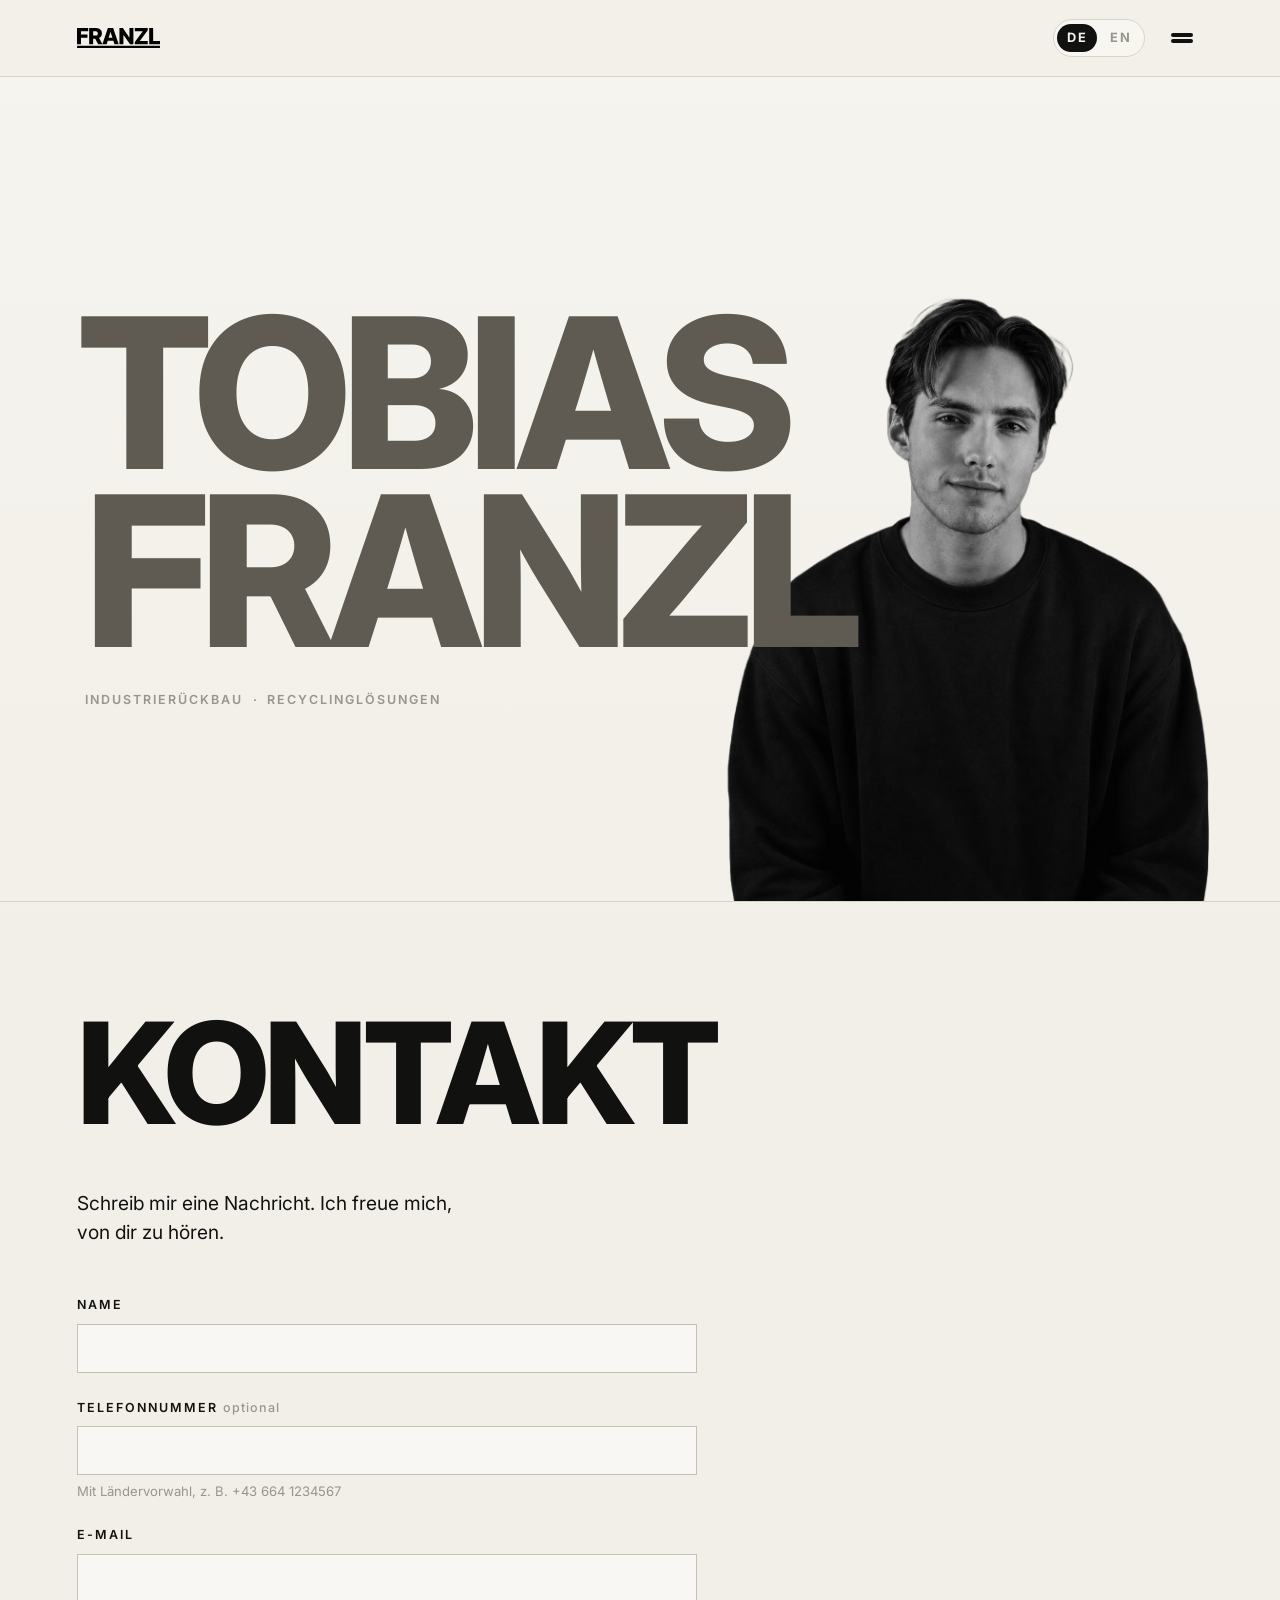
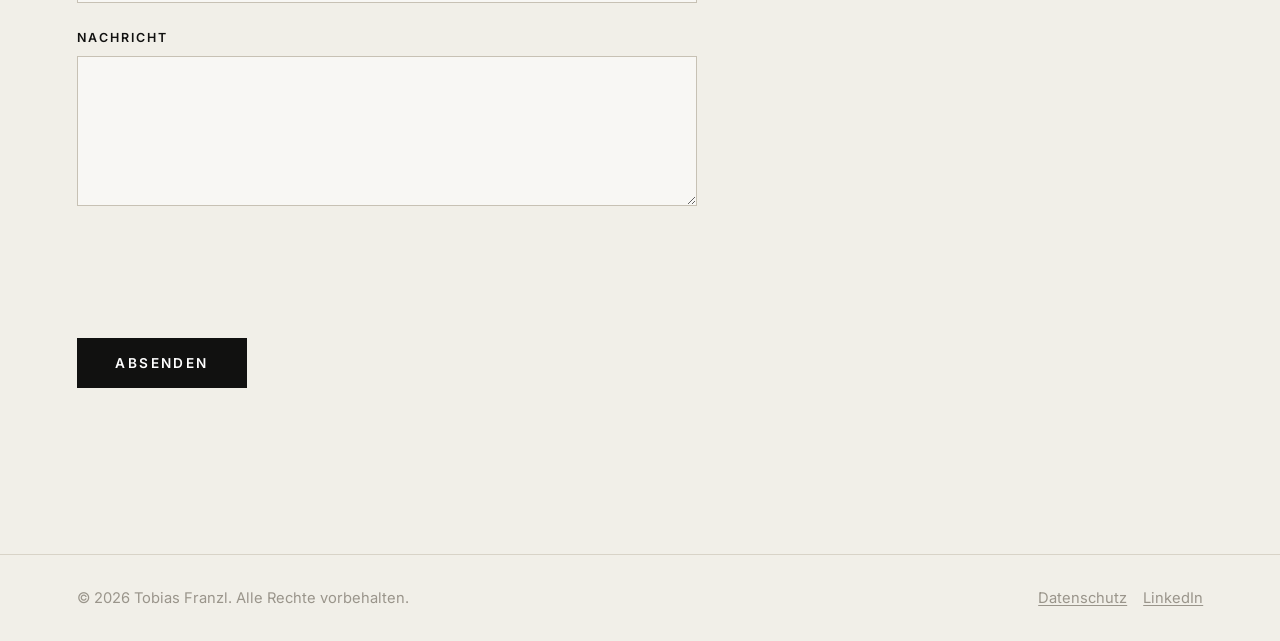
<file: index.html>
<!DOCTYPE html>
<html lang="de">
<head>
  <meta charset="UTF-8" />
  <meta name="viewport" content="width=device-width, initial-scale=1.0" />

  <title>Tobias Franzl | Industrierückbau & Recyclinglösungen</title>
  <meta name="description" content="Tobias Franzl – Kontakt und kurze Information zur aktuellen Website." />
  <meta name="robots" content="noindex, nofollow" />

  <!-- Social / Sharing -->
  <meta property="og:title" content="Tobias Franzl | Industrierückbau & Recyclinglösungen" />
  <meta property="og:description" content="Metallbautechnik, Industrierückbau und Recyclinglösungen – mit technischem Verständnis, Projektblick und Erfahrung in der Metallbranche." />
  <meta property="og:type" content="website" />
  <meta property="og:url" content="https://www.tobiasfranzl.com/" />
  <meta property="og:site_name" content="Tobias Franzl" />
  <meta property="og:image" content="https://www.tobiasfranzl.com/og-image.jpg" />
  <meta property="og:image:secure_url" content="https://www.tobiasfranzl.com/og-image.jpg" />
  <meta property="og:image:type" content="image/jpeg" />
  <meta property="og:image:width" content="1200" />
  <meta property="og:image:height" content="630" />
  <meta property="og:image:alt" content="Tobias Franzl – Industrierückbau und Recyclinglösungen" />

  <meta name="twitter:card" content="summary_large_image" />
  <meta name="twitter:title" content="Tobias Franzl | Industrierückbau & Recyclinglösungen" />
  <meta name="twitter:description" content="Metallbautechnik, Industrierückbau und Recyclinglösungen – mit technischem Verständnis, Projektblick und Erfahrung in der Metallbranche." />
  <meta name="twitter:image" content="https://www.tobiasfranzl.com/og-image.jpg" />
  <meta name="twitter:image:alt" content="Tobias Franzl – Industrierückbau und Recyclinglösungen" />

  <link rel="canonical" href="https://www.tobiasfranzl.com/" />
  <link rel="icon" href="favicon.svg" type="image/svg+xml" />
  <link rel="preconnect" href="https://fonts.googleapis.com" />
  <link rel="preconnect" href="https://fonts.gstatic.com" crossorigin />
  <link href="https://fonts.googleapis.com/css2?family=Inter:wght@400;500;600;700;800&display=swap" rel="stylesheet" />
  <link rel="stylesheet" href="styles.css" />
  <link rel="preload" href="/portrait.png" as="image">
  <script type="application/ld+json">
  {
    "@context": "https://schema.org",
    "@graph": [
      {
        "@type": "WebSite",
        "@id": "https://www.tobiasfranzl.com/#website",
        "url": "https://www.tobiasfranzl.com/",
        "name": "Tobias Franzl",
        "inLanguage": "de-AT"
      },
      {
        "@type": "ProfilePage",
        "@id": "https://www.tobiasfranzl.com/#profile",
        "url": "https://www.tobiasfranzl.com/",
        "name": "Tobias Franzl – Metallrecycling und Industrierückbau",
        "isPartOf": {
          "@id": "https://www.tobiasfranzl.com/#website"
        },
        "mainEntity": {
          "@type": "Person",
          "@id": "https://www.tobiasfranzl.com/#person",
          "name": "Tobias Franzl",
          "url": "https://www.tobiasfranzl.com/",
          "image": "https://www.tobiasfranzl.com/about.png",
          "description": "Tobias Franzl ist Metall- und Maschinenbaumeister mit langjähriger Erfahrung in Metallrecycling, Industrierückbau und internationalen Recyclingprojekten.",
          "sameAs": [
            "https://at.linkedin.com/in/tobias-franzl-18ab071a2",
            "https://www.instagram.com/tobiasfranzl/"
          ],
          "knowsAbout": [
            "Metallbautechnik",
            "Metallrecycling",
            "Industrierückbau",
            "Recyclinglösungen",
            "Projektmanagement",
            "Kreislaufwirtschaft"
          ]
        }
      }
    ]
  }
  </script>
</head>
<body>

  <!-- ============ HEADER / NAV ============ -->
  <header class="site-header" id="top">
    <div class="header-inner">
      <a href="#top" class="logo">
        <img src="assets/schwarz_000000.svg" alt="Tobias Franzl Logo" width="80" height="80" decoding="async" loading="eager" fetchpriority="high" />
      </a>
      <div class="header-actions">
        <div class="lang-switch" aria-label="Sprache">
          <button class="lang-toggle is-active" type="button" data-lang-toggle="de" aria-pressed="true">DE</button>
          <button class="lang-toggle" type="button" data-lang-toggle="en" aria-pressed="false">EN</button>
        </div>
        <nav class="nav" aria-label="Hauptnavigation">
          <div class="nav-dropdown">
            <button id="menuBtn" class="nav-toggle" aria-haspopup="true" aria-expanded="false" aria-controls="mainMenu" aria-label="Navigation öffnen"><span class="nav-icon" aria-hidden="true"></span><span class="sr-only">Menü</span></button>
            <ul id="mainMenu" class="nav-menu" role="menu" hidden>
              <li role="none"><a role="menuitem" href="#kontakt" data-i18n="navContact">Kontakt</a></li>
            </ul>
          </div>
        </nav>
      </div>
    </div>
  </header>

  <main>

    <!-- ============ HERO ============ -->
    <section class="hero" aria-label="Startseite">
      <div class="hero-copy">
        <h1 class="hero-name">
          <span>Tobias</span>
          <span>Franzl</span>
        </h1>

        <p class="hero-tag">
          <span data-i18n="heroLine1">Industrierückbau</span>
          <span class="hero-dot">·</span>
          <span data-i18n="heroLine2">Recyclinglösungen</span>
        </p>
      </div>

      <img class="hero-photo" src="portrait.png" alt="Portrait von Tobias Franzl" loading="eager" fetchpriority="high" decoding="async" width="1082" height="1454" />
    </section>

    <!-- ============ 02 · KONTAKT ============ -->
    <section class="section contact reveal" id="kontakt" aria-labelledby="contact-heading">
      <h2 class="section-heading" id="contact-heading" data-i18n="contactHeading">Kontakt</h2>

      <div class="contact-grid">
        <div class="contact-form-wrap">
          <p class="contact-intro" data-i18n="contactIntro">Schreib mir eine Nachricht. Ich freue mich, von dir zu hören.</p>

          <form
            name="kontakt"
            method="POST"
            data-netlify="true"
            data-netlify-recaptcha="true"
            netlify-honeypot="bot-field"
            class="contact-form"
          >
            <input type="hidden" name="form-name" value="kontakt" />

            <p class="hp-field">
              <label>Bitte leer lassen: <input name="bot-field" /></label>
            </p>

            <div class="field">
              <label for="name" data-i18n="nameLabel">Name</label>
              <input type="text" id="name" name="name" autocomplete="name" required />
            </div>

            <div class="field">
              <label for="telefon">
                <span data-i18n="phoneLabel">Telefonnummer</span> <span class="optional-label" data-i18n="optionalLabel">optional</span>
              </label>
              <input
                type="tel"
                id="telefon"
                name="telefon"
                autocomplete="tel"
                inputmode="tel"
                pattern="^\+?[0-9\s]+$"
                title="Bitte mit Ländervorwahl eingeben, z. B. +43 664 1234567. Erlaubt sind Zahlen, Leerzeichen und optional ein + am Anfang."
              />
              <p class="field-hint" data-i18n="phoneHint">Mit Ländervorwahl, z. B. +43 664 1234567</p>
            </div>

            <div class="field">
              <label for="email" data-i18n="emailLabel">E-Mail</label>
              <input type="email" id="email" name="email" autocomplete="email" required />
            </div>

            <div class="field">
              <label for="nachricht" data-i18n="messageLabel">Nachricht</label>
              <textarea id="nachricht" name="nachricht" rows="6" required></textarea>
            </div>

            <div class="captcha-wrap" data-netlify-recaptcha="true"></div>

            <button type="submit" class="submit-btn" data-i18n="sendButton">Absenden</button>
            <p class="form-status" id="formStatus" role="status" aria-live="polite"></p>
          </form>
        </div>
      </div>
    </section>

  </main>

  <!-- ============ FOOTER ============ -->
  <footer class="site-footer">
    <div class="footer-inner">
      <div class="footer-left">
        <span class="footer-year">© 2026 Tobias Franzl. Alle Rechte vorbehalten.</span>
      </div>

      <div class="footer-right">
        <a href="datenschutz.html" class="footer-link" data-i18n="privacyLink">Datenschutz</a>
        <a href="https://at.linkedin.com/in/tobias-franzl-18ab071a2" class="footer-link" target="_blank" rel="noopener">LinkedIn</a>
      </div>
    </div>
  </footer>

  <script src="script.js"></script>
</body>
</html>
</file>
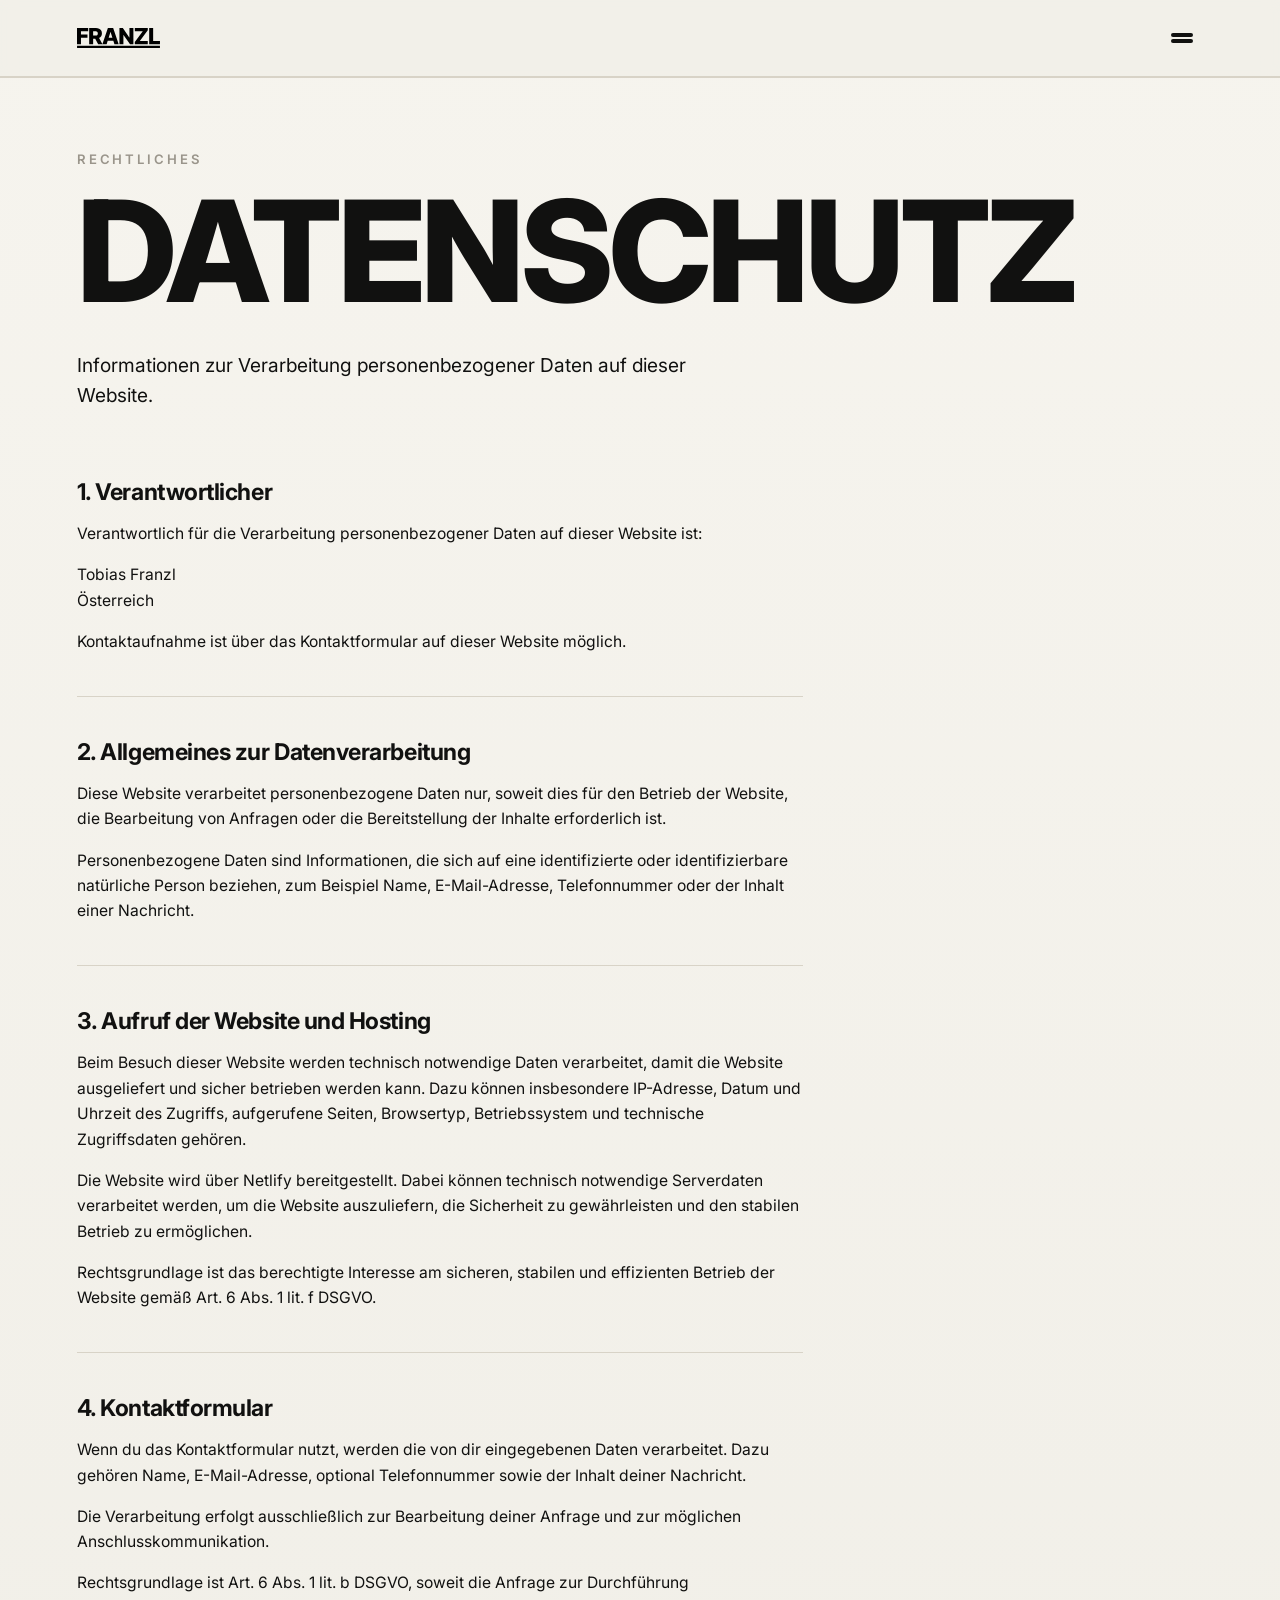
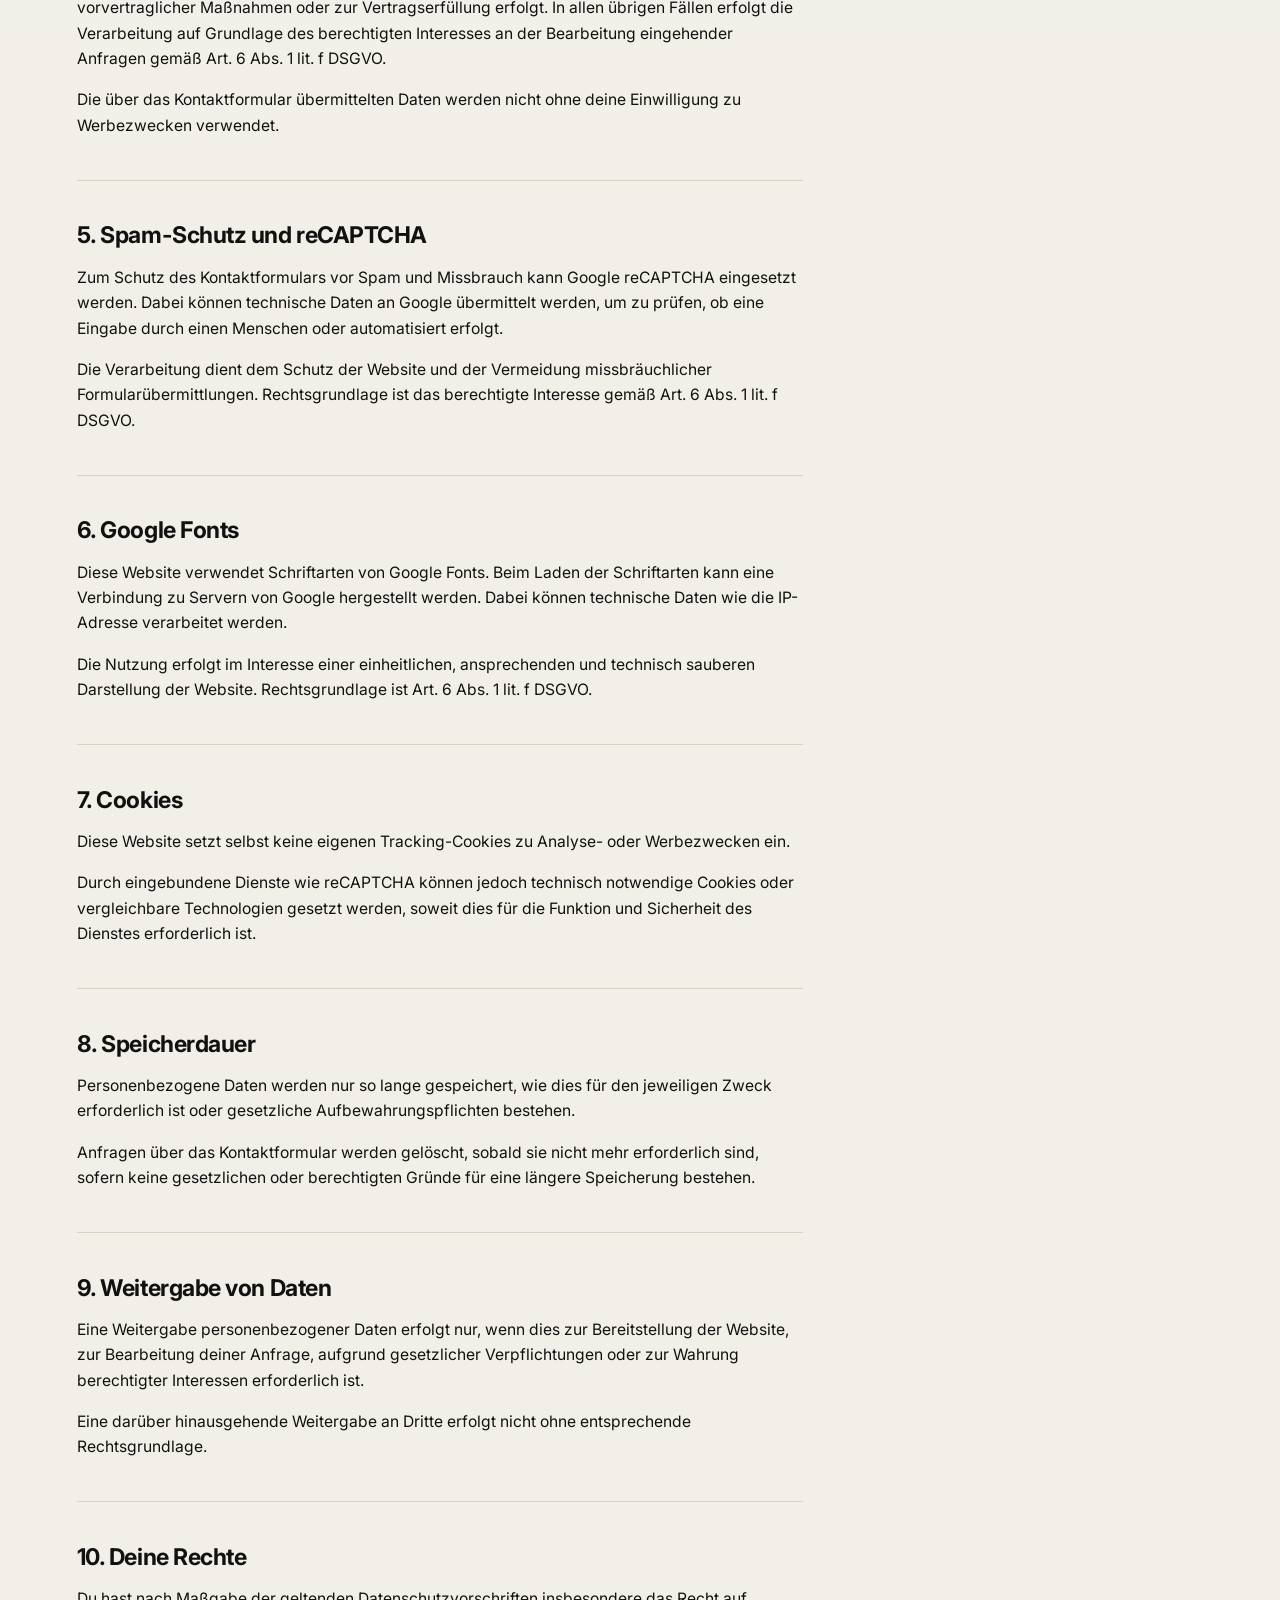
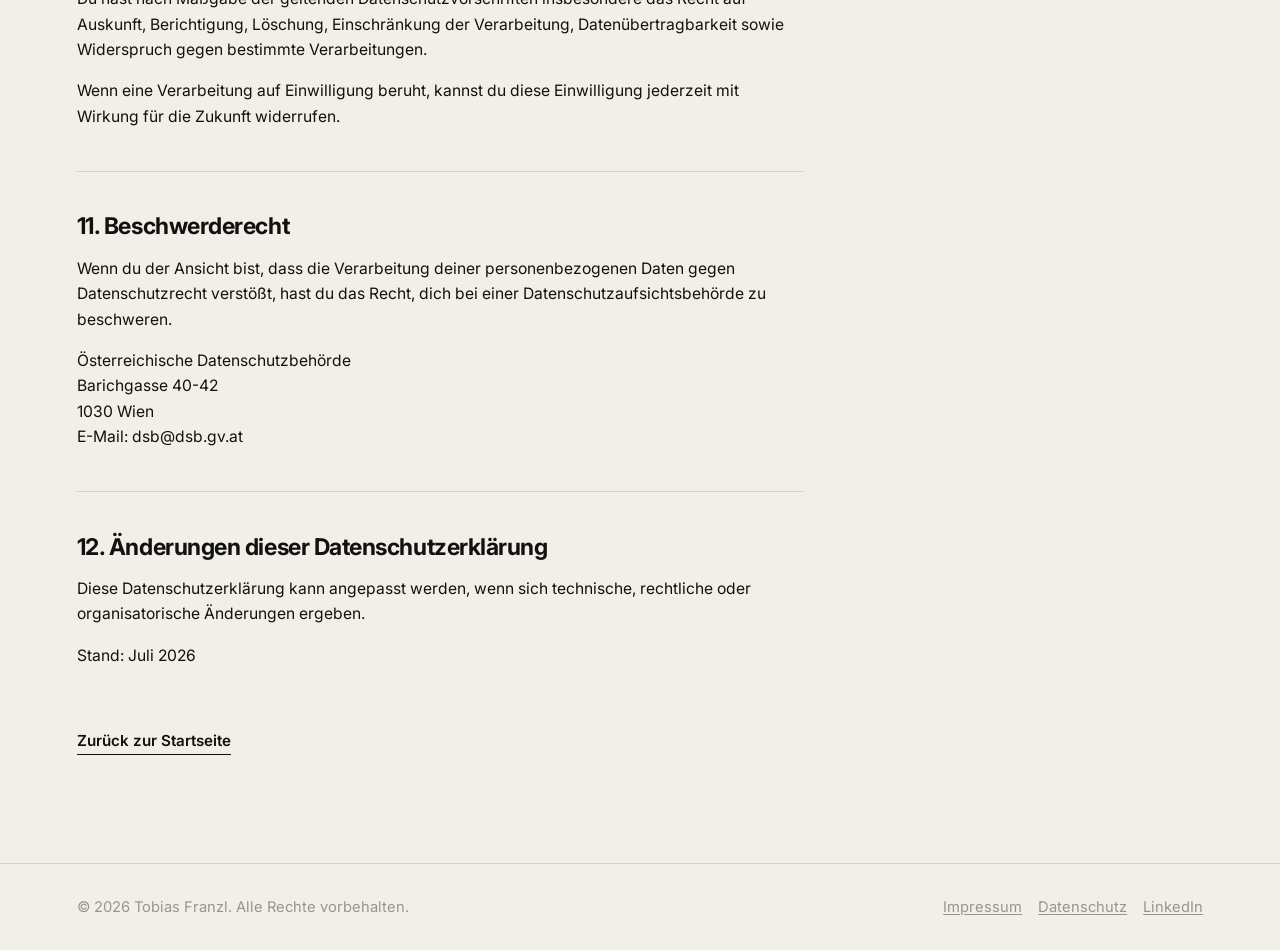
<file: datenschutz.html>
<!DOCTYPE html>
<html lang="de">
<head>
  <meta charset="UTF-8" />
  <meta name="viewport" content="width=device-width, initial-scale=1.0" />

  <title>Datenschutz | Tobias Franzl</title>
  <meta name="description" content="Datenschutzerklärung der Website von Tobias Franzl." />
  <meta name="robots" content="index, follow" />

  <!-- Social / Sharing -->
  <meta property="og:title" content="Datenschutz | Tobias Franzl" />
  <meta property="og:description" content="Datenschutzerklärung der Website von Tobias Franzl." />
  <meta property="og:type" content="website" />
  <meta property="og:url" content="https://www.tobiasfranzl.com/datenschutz.html" />
  <meta property="og:site_name" content="Tobias Franzl" />
  <meta property="og:image" content="https://www.tobiasfranzl.com/og-image.jpg" />
  <meta property="og:image:secure_url" content="https://www.tobiasfranzl.com/og-image.jpg" />
  <meta property="og:image:type" content="image/jpeg" />
  <meta property="og:image:width" content="1200" />
  <meta property="og:image:height" content="630" />
  <meta property="og:image:alt" content="Tobias Franzl – Industrierückbau und Recyclinglösungen" />

  <meta name="twitter:card" content="summary_large_image" />
  <meta name="twitter:title" content="Datenschutz | Tobias Franzl" />
  <meta name="twitter:description" content="Datenschutzerklärung der Website von Tobias Franzl." />
  <meta name="twitter:image" content="https://www.tobiasfranzl.com/og-image.jpg" />
  <meta name="twitter:image:alt" content="Tobias Franzl – Industrierückbau und Recyclinglösungen" />

  <link rel="canonical" href="https://www.tobiasfranzl.com/datenschutz.html" />
  <link rel="icon" href="favicon.svg" type="image/svg+xml" />
  <link rel="preconnect" href="https://fonts.googleapis.com" />
  <link rel="preconnect" href="https://fonts.gstatic.com" crossorigin />
  <link href="https://fonts.googleapis.com/css2?family=Inter:wght@400;500;600;700;800&display=swap" rel="stylesheet" />
  <link rel="stylesheet" href="styles.css" />
</head>
<body>

  <!-- ============ HEADER / NAV ============ -->
  <header class="site-header" id="top">
    <div class="header-inner">
      <a href="index.html" class="logo">
        <img src="assets/schwarz_000000.svg" alt="Tobias Franzl Logo" width="80" height="80" decoding="async" loading="eager" fetchpriority="high" />
      </a>
      <nav class="nav" aria-label="Hauptnavigation">
        <div class="nav-dropdown">
          <button id="menuBtn" class="nav-toggle" aria-haspopup="true" aria-expanded="false" aria-controls="mainMenu" aria-label="Navigation öffnen"><span class="nav-icon" aria-hidden="true"></span><span class="sr-only">Menü</span></button>
          <ul id="mainMenu" class="nav-menu" role="menu" hidden>
            <li role="none"><a role="menuitem" href="index.html#ueber-mich">Über mich</a></li>
            <li role="none"><a role="menuitem" href="index.html#kontakt">Kontakt</a></li>
            <li role="none"><a role="menuitem" href="partner.html">Partner</a></li>
          </ul>
        </div>
      </nav>
    </div>
  </header>

  <main class="legal-page">

    <section class="legal-hero" aria-labelledby="privacy-heading">
      <p class="legal-eyebrow">Rechtliches</p>
      <h1 class="section-heading legal-heading" id="privacy-heading">Datenschutz</h1>
      <p class="legal-intro">Informationen zur Verarbeitung personenbezogener Daten auf dieser Website.</p>
    </section>

    <section class="legal-content" aria-label="Datenschutzerklärung">

      <div class="legal-section">
        <h2>1. Verantwortlicher</h2>
        <p>Verantwortlich für die Verarbeitung personenbezogener Daten auf dieser Website ist:</p>
        <p>
          Tobias Franzl<br />
          Österreich
        </p>
        <p>Kontaktaufnahme ist über das Kontaktformular auf dieser Website möglich.</p>
      </div>

      <div class="legal-section">
        <h2>2. Allgemeines zur Datenverarbeitung</h2>
        <p>Diese Website verarbeitet personenbezogene Daten nur, soweit dies für den Betrieb der Website, die Bearbeitung von Anfragen oder die Bereitstellung der Inhalte erforderlich ist.</p>
        <p>Personenbezogene Daten sind Informationen, die sich auf eine identifizierte oder identifizierbare natürliche Person beziehen, zum Beispiel Name, E-Mail-Adresse, Telefonnummer oder der Inhalt einer Nachricht.</p>
      </div>

      <div class="legal-section">
        <h2>3. Aufruf der Website und Hosting</h2>
        <p>Beim Besuch dieser Website werden technisch notwendige Daten verarbeitet, damit die Website ausgeliefert und sicher betrieben werden kann. Dazu können insbesondere IP-Adresse, Datum und Uhrzeit des Zugriffs, aufgerufene Seiten, Browsertyp, Betriebssystem und technische Zugriffsdaten gehören.</p>
        <p>Die Website wird über Netlify bereitgestellt. Dabei können technisch notwendige Serverdaten verarbeitet werden, um die Website auszuliefern, die Sicherheit zu gewährleisten und den stabilen Betrieb zu ermöglichen.</p>
        <p>Rechtsgrundlage ist das berechtigte Interesse am sicheren, stabilen und effizienten Betrieb der Website gemäß Art. 6 Abs. 1 lit. f DSGVO.</p>
      </div>

      <div class="legal-section">
        <h2>4. Kontaktformular</h2>
        <p>Wenn du das Kontaktformular nutzt, werden die von dir eingegebenen Daten verarbeitet. Dazu gehören Name, E-Mail-Adresse, optional Telefonnummer sowie der Inhalt deiner Nachricht.</p>
        <p>Die Verarbeitung erfolgt ausschließlich zur Bearbeitung deiner Anfrage und zur möglichen Anschlusskommunikation.</p>
        <p>Rechtsgrundlage ist Art. 6 Abs. 1 lit. b DSGVO, soweit die Anfrage zur Durchführung vorvertraglicher Maßnahmen oder zur Vertragserfüllung erfolgt. In allen übrigen Fällen erfolgt die Verarbeitung auf Grundlage des berechtigten Interesses an der Bearbeitung eingehender Anfragen gemäß Art. 6 Abs. 1 lit. f DSGVO.</p>
        <p>Die über das Kontaktformular übermittelten Daten werden nicht ohne deine Einwilligung zu Werbezwecken verwendet.</p>
      </div>

      <div class="legal-section">
        <h2>5. Spam-Schutz und reCAPTCHA</h2>
        <p>Zum Schutz des Kontaktformulars vor Spam und Missbrauch kann Google reCAPTCHA eingesetzt werden. Dabei können technische Daten an Google übermittelt werden, um zu prüfen, ob eine Eingabe durch einen Menschen oder automatisiert erfolgt.</p>
        <p>Die Verarbeitung dient dem Schutz der Website und der Vermeidung missbräuchlicher Formularübermittlungen. Rechtsgrundlage ist das berechtigte Interesse gemäß Art. 6 Abs. 1 lit. f DSGVO.</p>
      </div>

      <div class="legal-section">
        <h2>6. Google Fonts</h2>
        <p>Diese Website verwendet Schriftarten von Google Fonts. Beim Laden der Schriftarten kann eine Verbindung zu Servern von Google hergestellt werden. Dabei können technische Daten wie die IP-Adresse verarbeitet werden.</p>
        <p>Die Nutzung erfolgt im Interesse einer einheitlichen, ansprechenden und technisch sauberen Darstellung der Website. Rechtsgrundlage ist Art. 6 Abs. 1 lit. f DSGVO.</p>
      </div>

      <div class="legal-section">
        <h2>7. Cookies</h2>
        <p>Diese Website setzt selbst keine eigenen Tracking-Cookies zu Analyse- oder Werbezwecken ein.</p>
        <p>Durch eingebundene Dienste wie reCAPTCHA können jedoch technisch notwendige Cookies oder vergleichbare Technologien gesetzt werden, soweit dies für die Funktion und Sicherheit des Dienstes erforderlich ist.</p>
      </div>

      <div class="legal-section">
        <h2>8. Speicherdauer</h2>
        <p>Personenbezogene Daten werden nur so lange gespeichert, wie dies für den jeweiligen Zweck erforderlich ist oder gesetzliche Aufbewahrungspflichten bestehen.</p>
        <p>Anfragen über das Kontaktformular werden gelöscht, sobald sie nicht mehr erforderlich sind, sofern keine gesetzlichen oder berechtigten Gründe für eine längere Speicherung bestehen.</p>
      </div>

      <div class="legal-section">
        <h2>9. Weitergabe von Daten</h2>
        <p>Eine Weitergabe personenbezogener Daten erfolgt nur, wenn dies zur Bereitstellung der Website, zur Bearbeitung deiner Anfrage, aufgrund gesetzlicher Verpflichtungen oder zur Wahrung berechtigter Interessen erforderlich ist.</p>
        <p>Eine darüber hinausgehende Weitergabe an Dritte erfolgt nicht ohne entsprechende Rechtsgrundlage.</p>
      </div>

      <div class="legal-section">
        <h2>10. Deine Rechte</h2>
        <p>Du hast nach Maßgabe der geltenden Datenschutzvorschriften insbesondere das Recht auf Auskunft, Berichtigung, Löschung, Einschränkung der Verarbeitung, Datenübertragbarkeit sowie Widerspruch gegen bestimmte Verarbeitungen.</p>
        <p>Wenn eine Verarbeitung auf Einwilligung beruht, kannst du diese Einwilligung jederzeit mit Wirkung für die Zukunft widerrufen.</p>
      </div>

      <div class="legal-section">
        <h2>11. Beschwerderecht</h2>
        <p>Wenn du der Ansicht bist, dass die Verarbeitung deiner personenbezogenen Daten gegen Datenschutzrecht verstößt, hast du das Recht, dich bei einer Datenschutzaufsichtsbehörde zu beschweren.</p>
        <p>
          Österreichische Datenschutzbehörde<br />
          Barichgasse 40-42<br />
          1030 Wien<br />
          E-Mail: dsb@dsb.gv.at
        </p>
      </div>

      <div class="legal-section">
        <h2>12. Änderungen dieser Datenschutzerklärung</h2>
        <p>Diese Datenschutzerklärung kann angepasst werden, wenn sich technische, rechtliche oder organisatorische Änderungen ergeben.</p>
        <p>Stand: Juli 2026</p>
      </div>

      <a href="index.html" class="legal-back">Zurück zur Startseite</a>

    </section>

  </main>

  <!-- ============ FOOTER ============ -->
  <footer class="site-footer">
    <div class="footer-inner">
      <div class="footer-left">
        <span class="footer-year">© 2026 Tobias Franzl. Alle Rechte vorbehalten.</span>
      </div>
      <div class="footer-right">
        <a href="impressum.html" class="footer-link">Impressum</a>
        <a href="datenschutz.html" class="footer-link">Datenschutz</a>
        <a href="https://at.linkedin.com/in/tobias-franzl-18ab071a2" class="footer-link" target="_blank" rel="noopener">LinkedIn</a>
      </div>
    </div>
  </footer>

  <script src="script.js"></script>
</body>
</html>
</file>
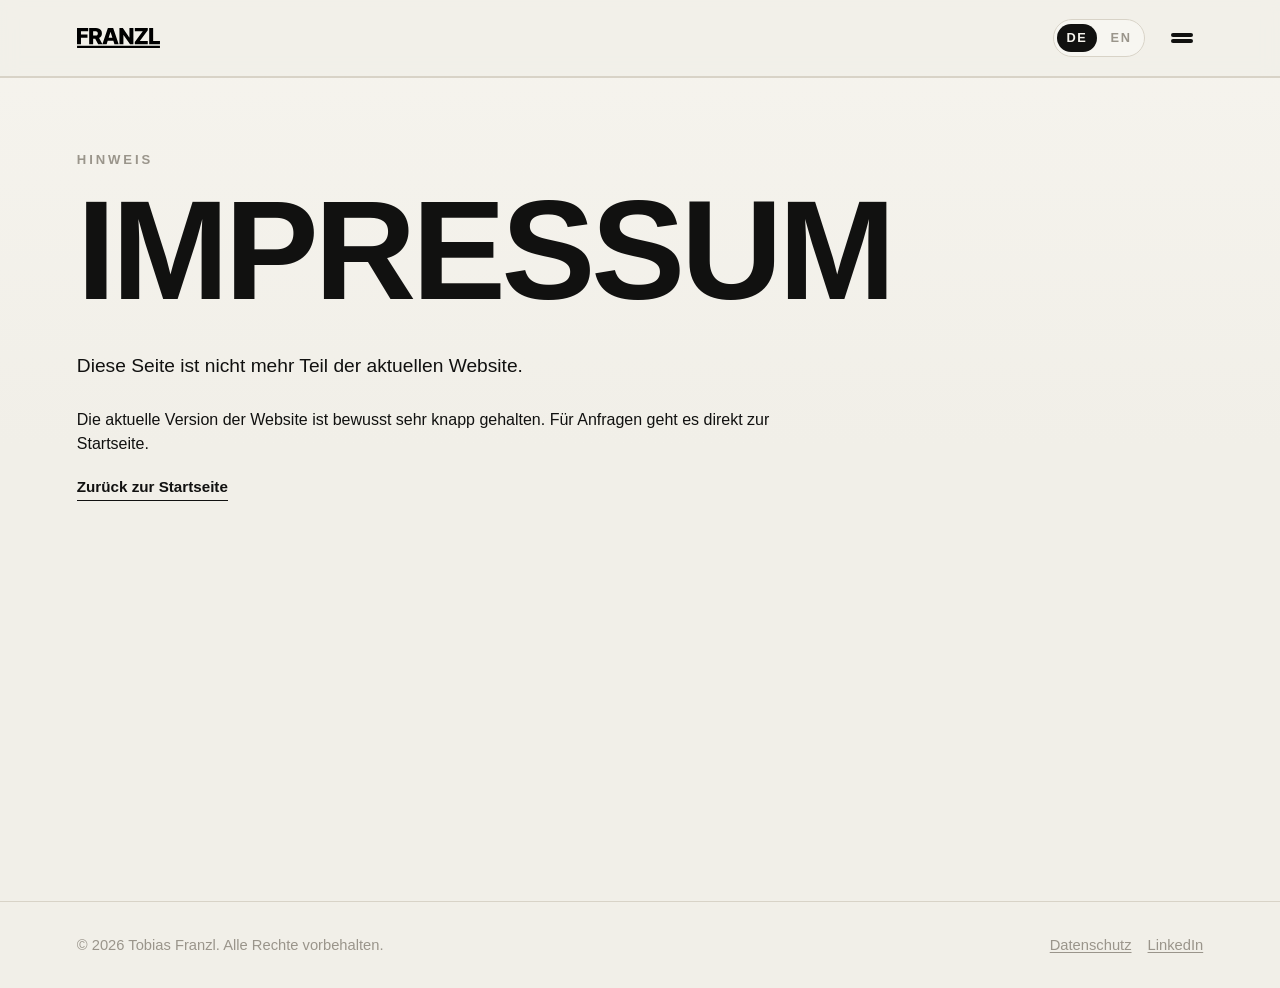
<file: impressum.html>
<!DOCTYPE html>
<html lang="de">
<head>
  <meta charset="UTF-8" />
  <meta name="viewport" content="width=device-width, initial-scale=1.0" />
  <title>Impressum | Tobias Franzl</title>
  <meta name="description" content="Diese Seite ist nicht mehr Teil der Website." />
  <meta name="robots" content="noindex, nofollow" />
  <link rel="canonical" href="https://www.tobiasfranzl.com/impressum.html" />
  <link rel="icon" href="favicon.svg" type="image/svg+xml" />
  <link rel="stylesheet" href="styles.css" />
</head>
<body>
  <header class="site-header" id="top">
    <div class="header-inner">
      <a href="index.html" class="logo">
        <img src="assets/schwarz_000000.svg" alt="Tobias Franzl Logo" width="80" height="80" decoding="async" loading="eager" fetchpriority="high" />
      </a>
      <div class="header-actions">
        <div class="lang-switch" aria-label="Sprache">
          <button class="lang-toggle is-active" type="button" data-lang-toggle="de" aria-pressed="true">DE</button>
          <button class="lang-toggle" type="button" data-lang-toggle="en" aria-pressed="false">EN</button>
        </div>
        <nav class="nav" aria-label="Hauptnavigation">
          <div class="nav-dropdown">
            <button id="menuBtn" class="nav-toggle" aria-haspopup="true" aria-expanded="false" aria-controls="mainMenu" aria-label="Navigation öffnen"><span class="nav-icon" aria-hidden="true"></span><span class="sr-only">Menü</span></button>
            <ul id="mainMenu" class="nav-menu" role="menu" hidden>
              <li role="none"><a role="menuitem" href="index.html#kontakt" data-i18n="navContact">Kontakt</a></li>
            </ul>
          </div>
        </nav>
      </div>
    </div>
  </header>

  <main class="legal-page">
    <section class="legal-hero" aria-labelledby="impressum-heading">
      <p class="legal-eyebrow">Hinweis</p>
      <h1 class="section-heading legal-heading" id="impressum-heading" data-i18n="impressumHeading">Impressum</h1>
      <p class="legal-intro" data-i18n="impressumIntro">Diese Seite ist nicht mehr Teil der aktuellen Website.</p>
    </section>

    <section class="legal-content" aria-label="Impressum">
      <p data-i18n="impressumBody">Die aktuelle Version der Website ist bewusst sehr knapp gehalten. Für Anfragen geht es direkt zur Startseite.</p>
      <a href="index.html" class="legal-back" data-i18n="backHome">Zurück zur Startseite</a>
    </section>
  </main>

  <footer class="site-footer">
    <div class="footer-inner">
      <div class="footer-left">
        <span class="footer-year">© 2026 Tobias Franzl. Alle Rechte vorbehalten.</span>
      </div>
      <div class="footer-right">
        <a href="datenschutz.html" class="footer-link" data-i18n="privacyLink">Datenschutz</a>
        <a href="https://at.linkedin.com/in/tobias-franzl-18ab071a2" class="footer-link" target="_blank" rel="noopener">LinkedIn</a>
      </div>
    </div>
  </footer>

  <script src="script.js"></script>
</body>
</html>
</file>
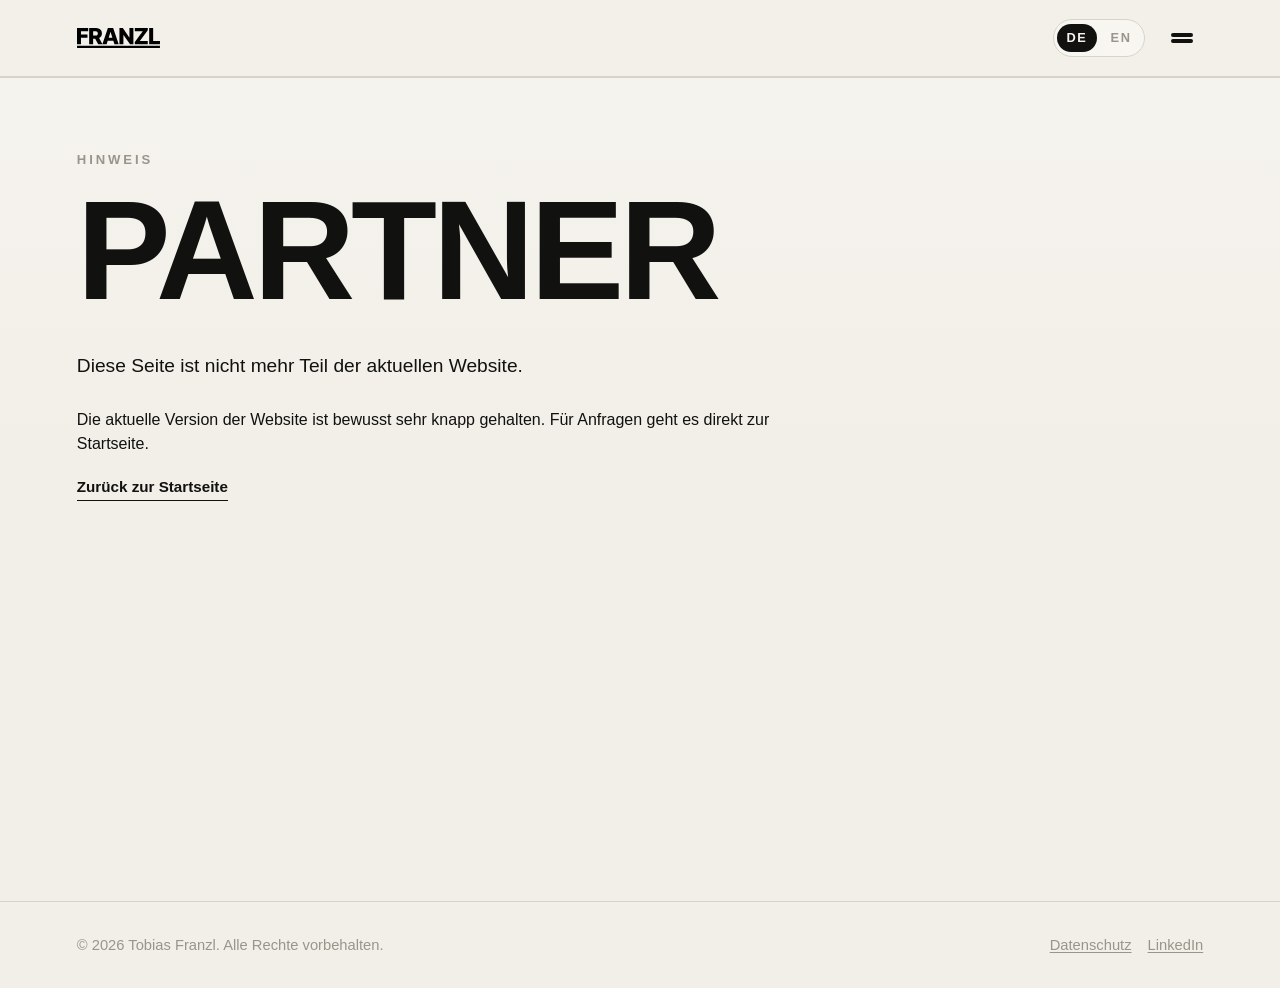
<file: partner.html>
<!DOCTYPE html>
<html lang="de">
<head>
  <meta charset="UTF-8" />
  <meta name="viewport" content="width=device-width, initial-scale=1.0" />
  <title>Partner | Tobias Franzl</title>
  <meta name="description" content="Diese Seite ist nicht mehr Teil der Website." />
  <meta name="robots" content="noindex, nofollow" />
  <link rel="canonical" href="https://www.tobiasfranzl.com/partner.html" />
  <link rel="icon" href="favicon.svg" type="image/svg+xml" />
  <link rel="stylesheet" href="styles.css" />
</head>
<body>
  <header class="site-header" id="top">
    <div class="header-inner">
      <a href="index.html" class="logo">
        <img src="assets/schwarz_000000.svg" alt="Tobias Franzl Logo" width="80" height="80" decoding="async" loading="eager" fetchpriority="high" />
      </a>
      <div class="header-actions">
        <div class="lang-switch" aria-label="Sprache">
          <button class="lang-toggle is-active" type="button" data-lang-toggle="de" aria-pressed="true">DE</button>
          <button class="lang-toggle" type="button" data-lang-toggle="en" aria-pressed="false">EN</button>
        </div>
        <nav class="nav" aria-label="Hauptnavigation">
          <div class="nav-dropdown">
            <button id="menuBtn" class="nav-toggle" aria-haspopup="true" aria-expanded="false" aria-controls="mainMenu" aria-label="Navigation öffnen"><span class="nav-icon" aria-hidden="true"></span><span class="sr-only">Menü</span></button>
            <ul id="mainMenu" class="nav-menu" role="menu" hidden>
              <li role="none"><a role="menuitem" href="index.html#kontakt" data-i18n="navContact">Kontakt</a></li>
            </ul>
          </div>
        </nav>
      </div>
    </div>
  </header>

  <main class="legal-page">
    <section class="legal-hero" aria-labelledby="partner-heading">
      <p class="legal-eyebrow">Hinweis</p>
      <h1 class="section-heading legal-heading" id="partner-heading" data-i18n="partnerHeading">Partner</h1>
      <p class="legal-intro" data-i18n="partnerIntro">Diese Seite ist nicht mehr Teil der aktuellen Website.</p>
    </section>

    <section class="legal-content" aria-label="Partnerseite">
      <p data-i18n="partnerBody">Die aktuelle Version der Website ist bewusst sehr knapp gehalten. Für Anfragen geht es direkt zur Startseite.</p>
      <a href="index.html" class="legal-back" data-i18n="backHome">Zurück zur Startseite</a>
    </section>
  </main>

  <footer class="site-footer">
    <div class="footer-inner">
      <div class="footer-left">
        <span class="footer-year">© 2026 Tobias Franzl. Alle Rechte vorbehalten.</span>
      </div>
      <div class="footer-right">
        <a href="datenschutz.html" class="footer-link" data-i18n="privacyLink">Datenschutz</a>
        <a href="https://at.linkedin.com/in/tobias-franzl-18ab071a2" class="footer-link" target="_blank" rel="noopener">LinkedIn</a>
      </div>
    </div>
  </footer>

  <script src="script.js"></script>
</body>
</html>
</file>
<file: styles.css>
/* =========================================================
   Tobias Franzl – Portfolio
   Design: reduzierter editorialer Stil, Helvetica-Grotesk
   ========================================================= */

:root {
  --bg:        #f1efe8;
  --bg-2:      #f6f4ee;
  --ink:       #111110;
  --gray-name: #5f5b53;
  --muted:     #9a958b;
  --line:      #d8d3c7;
  --field:     #c7c1b4;

  --pad-x: clamp(1.5rem, 6vw, 7.5rem);
  --header-h: 76px;

  --font: "Inter", "Helvetica Neue", Helvetica, Arial, sans-serif;
}

* {
  box-sizing: border-box;
  margin: 0;
  padding: 0;
}

html {
  scroll-behavior: smooth;
  -webkit-text-size-adjust: 100%;
}

body {
  font-family: var(--font);
  color: var(--ink);
  background:
    linear-gradient(180deg, var(--bg-2) 0%, var(--bg) 45%);
  background-color: var(--bg);
  line-height: 1.5;
  -webkit-font-smoothing: antialiased;
  text-rendering: optimizeLegibility;
  overflow-x: hidden;
}

a {
  color: inherit;
  text-decoration: none;
}

img {
  display: block;
  max-width: 100%;
  height: auto;
}

/* ============ HEADER / NAV ============ */

.site-header {
  position: sticky;
  top: 0;
  z-index: 50;
  background: rgba(241, 239, 232, 0.82);
  backdrop-filter: saturate(120%) blur(8px);
  -webkit-backdrop-filter: saturate(120%) blur(8px);
  border-bottom: 1px solid var(--line);
}

.header-inner {
  height: var(--header-h);
  padding: 0 var(--pad-x);
  display: flex;
  align-items: center;
  justify-content: space-between;
  gap: 1.5rem;
}

.logo {
  display: flex;
  align-items: center;
  justify-content: center;
  flex-shrink: 0;
}

.logo img {
  width: clamp(4rem, 6.5vw, 6rem);
  height: clamp(4rem, 6.5vw, 6rem);
  object-fit: contain;
  object-position: center;
}

.header-actions {
  display: flex;
  align-items: center;
  gap: 1rem;
}

.lang-switch {
  display: inline-flex;
  align-items: center;
  gap: 0.25rem;
  padding: 0.2rem;
  border: 1px solid var(--line);
  border-radius: 999px;
  background: rgba(255,255,255,0.4);
}

.lang-toggle {
  border: 0;
  background: transparent;
  color: var(--muted);
  font: inherit;
  font-size: 0.8rem;
  font-weight: 700;
  letter-spacing: 0.12em;
  text-transform: uppercase;
  padding: 0.3rem 0.6rem;
  border-radius: 999px;
  cursor: pointer;
}

.lang-toggle.is-active {
  background: var(--ink);
  color: var(--bg-2);
}

.nav {
  display: flex;
  align-items: center;
  gap: clamp(1.5rem, 3.5vw, 3rem);
}

.nav a {
  font-size: 1.0625rem;
  font-weight: 500;
  padding-bottom: 3px;
  border-bottom: 1.5px solid transparent;
  transition: border-color .2s ease, opacity .2s ease;
}

.nav a:hover,
.nav a.is-active {
  border-color: var(--ink);
}

/* ============ HERO ============ */

.hero {
  position: relative;
  min-height: calc(100vh - var(--header-h));
  padding: clamp(1rem, 4vh, 3rem) var(--pad-x) 0;
  display: flex;
  flex-direction: column;
  justify-content: center;
  overflow: hidden;
}

/* ============ NAV DROPDOWN (accessible, visual non-intrusive) ============ */
.nav-dropdown { position: relative; }
.nav-toggle {
  background: transparent;
  border: none;
  padding: 6px 10px;
  cursor: pointer;
  display: inline-flex;
  align-items: center;
}
.nav-toggle:focus { outline: 2px solid rgba(0,0,0,0.12); outline-offset: 2px; }
.nav-icon {
  display: inline-block;
  width: 22px;
  height: 16px;
  position: relative;
}
.nav-icon::before,
.nav-icon::after {
  content: "";
  position: absolute;
  left: 0;
  right: 0;
  height: 4px; /* thicker lines */
  background: var(--ink);
  border-radius: 3px;
}
.nav-icon::before { top: 3px; }
.nav-icon::after { bottom: 3px; }
.sr-only { position: absolute !important; width: 1px; height: 1px; padding: 0; margin: -1px; overflow: hidden; clip: rect(0,0,0,0); white-space: nowrap; border: 0; }

.nav-menu {
  position: absolute;
  right: 0;
  top: calc(100% + 8px);
  min-width: 220px;
  padding: 0.5rem;
  list-style: none;
  /* slightly darker than page background for subtle contrast */
  background: rgba(233,229,223,0.78);
  backdrop-filter: blur(6px);
  -webkit-backdrop-filter: blur(6px);
  border-radius: 8px;
  box-shadow: 0 6px 14px rgba(16,16,16,0.06);
  z-index: 60;
}
.nav-menu li { margin: 0; }
..nav-menu a { display: block; padding: 0.6rem 0.9rem; color: var(--ink); font-weight:600; border-radius:6px; background: transparent; transition: filter .18s ease, background .18s ease; filter: none; box-shadow: none; border: none; }
.nav-menu a:hover, .nav-menu a:focus { filter: none; background: rgba(255,255,255,0.06); box-shadow: none; }
/* default: items are sharp; JS will toggle .focus/.hovered to blur others */
.nav-menu.focus a { filter: blur(1px); opacity: 0.96; }
.nav-menu.focus a.hovered { filter: none; opacity: 1; }
.nav-menu a:not(:hover) { opacity: 0.99; }

/* Milk-glass subtle panel for items if desired */
.nav-menu a { background: transparent; }

/* ============ PARTNER: prevent copying of blurred names (visual-only protection) ============ */
.partner-name {
  -webkit-user-select: none;
  -moz-user-select: none;
  -ms-user-select: none;
  user-select: none;
}

/*
  Desktop:
  TOBIAS, FRANZL und die Unterzeile sitzen im selben Block.
  Dadurch ist die linke Flucht stabil und sauber.
*/
.hero-copy {
  position: relative;
  z-index: 3;
  width: max-content;
  max-width: none;
  display: flex;
  flex-direction: column;
  align-items: flex-start;
  text-align: left;
}

/*
  Wieder groß wie in der alten Version.
  Das L von FRANZL läuft bewusst über das Portrait / den Pulli.
*/
.hero-name {
  position: relative;
  color: var(--gray-name);
  font-weight: 800;
  line-height: 0.85;
  letter-spacing: -0.045em;
  text-transform: uppercase;
  font-size: clamp(9.5rem, 17.2vw, 17rem);
  pointer-events: none;
}

.hero-name span {
  display: block;
  margin: 0;
  padding: 0;
}

.hero-name span:last-child {
  margin-left: 0.52rem;
}

/*
  Unterzeile exakt an derselben linken Kante.
*/
.hero-tag {
  position: relative;
  z-index: 3;
  display: inline-flex;
  align-items: center;
  justify-content: flex-start;
  gap: 0.5rem;
  margin-left: 0.52rem;
  margin-top: clamp(1.45rem, 3.4vh, 2.45rem);
  padding-left: 0;
  font-size: 0.82rem;
  font-weight: 600;
  letter-spacing: 0.16em;
  text-transform: uppercase;
  color: var(--muted);
  white-space: nowrap;
}

.hero-tag span {
  display: inline-block;
}

.hero-dot {
  display: inline-block;
  margin: 0 0.12rem;
  letter-spacing: 0;
}

/*
  Portrait bleibt rechts und unter der Schrift.
  z-index: 1 sorgt dafür, dass das L über den Pulli läuft.
*/
.hero-photo {
  position: absolute;
  right: var(--pad-x);
  bottom: 0;
  z-index: 1;
  height: min(90vh, 86%);
  width: auto;
  max-width: none;
  object-fit: contain;
  object-position: bottom right;
}

/* ============ SEKTIONEN ============ */

.section {
  padding: clamp(4.5rem, 12vh, 9rem) var(--pad-x);
  border-top: 1px solid var(--line);
}

.section-heading {
  font-weight: 800;
  line-height: 0.9;
  letter-spacing: -0.03em;
  text-transform: uppercase;
  font-size: clamp(2.9rem, 11vw, 10.5rem);
}

.section-heading span {
  display: block;
}

/* ============ ÜBER MICH ============ */

.about-grid {
  display: grid;
  grid-template-columns: minmax(340px, 0.78fr) minmax(700px, 1.45fr);
  gap: clamp(2rem, 3.2vw, 3.8rem);
  align-items: start;
  margin-top: 1.25rem;
}

.about-left {
  display: flex;
  flex-direction: column;
}

.about-figure {
  margin-top: clamp(2.6rem, 5.75vw, 4.25rem);
  max-width: 460px;
}

.about-figure img {
  width: 100%;
}

.about-text {
  padding-top: 0.35rem;
  max-width: 880px;
  width: 100%;
}

.about-text p {
  text-align: justify;
  text-align-last: left;
  text-justify: inter-word;

  hyphens: none;
  -webkit-hyphens: none;
  overflow-wrap: normal;
  word-break: normal;

  font-size: clamp(0.98rem, 1.08vw, 1.12rem);
  line-height: 1.58;

  letter-spacing: -0.006em;
  word-spacing: -0.012em;

  margin-bottom: 1.08em;
}

.about-text p:last-child {
  margin-bottom: 0;
}

/* ============ KONTAKT ============ */

.contact-grid {
  display: grid;
  grid-template-columns: minmax(0, 620px);
  gap: clamp(2.5rem, 7vw, 6rem);
  align-items: start;
  margin-top: clamp(2rem, 5vw, 3.25rem);
}

.contact-intro {
  font-size: clamp(1.1rem, 1.5vw, 1.45rem);
  line-height: 1.55;
  max-width: 34ch;
  margin-bottom: clamp(2rem, 4vw, 3rem);
}

.contact-form {
  max-width: 620px;
}

.field {
  margin-bottom: 1.6rem;
}

.field label {
  display: block;
  font-size: 0.78rem;
  font-weight: 600;
  letter-spacing: 0.16em;
  text-transform: uppercase;
  color: var(--ink);
  margin-bottom: 0.55rem;
}

.optional-label {
  color: var(--muted);
  font-weight: 500;
  letter-spacing: 0.08em;
  text-transform: none;
}

.field-hint {
  margin-top: 0.45rem;
  font-size: 0.82rem;
  line-height: 1.4;
  color: var(--muted);
}

.field input,
.field textarea {
  width: 100%;
  font-family: inherit;
  font-size: 1.05rem;
  color: var(--ink);
  background: rgba(255,255,255,0.55);
  border: 1.5px solid var(--field);
  border-radius: 0;
  padding: 0.85rem 0.95rem;
  transition: border-color .18s ease, background .18s ease;
}

.field input::placeholder,
.field textarea::placeholder {
  color: rgba(154, 149, 139, 0.72);
}

.field textarea {
  resize: vertical;
  min-height: 150px;
}

.field input:focus,
.field textarea:focus {
  outline: none;
  border-color: var(--ink);
  background: #fff;
}

.hp-field {
  position: absolute;
  left: -9999px;
  opacity: 0;
}

.captcha-wrap,
[data-netlify-recaptcha="true"] {
  margin: 1.2rem 0 1.4rem;
  min-height: 78px;
}

.submit-btn {
  appearance: none;
  border: none;
  cursor: pointer;
  background: var(--ink);
  color: #fff;
  font-family: inherit;
  font-size: 0.85rem;
  font-weight: 600;
  letter-spacing: 0.18em;
  text-transform: uppercase;
  padding: 1.05rem 2.4rem;
  transition: opacity .18s ease, transform .18s ease;
}

.submit-btn:hover {
  opacity: 0.85;
}

.submit-btn:active {
  transform: translateY(1px);
}

.form-status {
  margin-top: 1.1rem;
  font-size: 0.95rem;
  min-height: 1.2em;
}

.form-status.ok {
  color: #1c7a3e;
}

.form-status.err {
  color: #b23;
}

/* ============ DATENSCHUTZ / LEGAL PAGE ============ */

.legal-page {
  min-height: calc(100vh - var(--header-h));
}

.legal-hero {
  padding: clamp(3.5rem, 8vh, 6rem) var(--pad-x) clamp(1.5rem, 3vh, 2.5rem);
  border-top: 1px solid var(--line);
}

.legal-eyebrow {
  font-size: 0.82rem;
  font-weight: 600;
  letter-spacing: 0.22em;
  text-transform: uppercase;
  color: var(--muted);
  margin-bottom: 1.15rem;
}

.legal-heading {
  max-width: 11ch;
}

.legal-intro {
  max-width: 42rem;
  margin-top: clamp(1.5rem, 4vh, 2.5rem);
  font-size: clamp(1.1rem, 1.5vw, 1.45rem);
  line-height: 1.55;
  color: var(--ink);
}

.legal-content {
  max-width: 880px;
  padding: 0 var(--pad-x) clamp(5rem, 12vh, 8rem);
}

.legal-section {
  border-top: 1px solid var(--line);
  padding: clamp(1.8rem, 4vw, 2.6rem) 0;
}

.legal-section:first-child {
  border-top: none;
}

.legal-section h2 {
  font-size: clamp(1.15rem, 1.8vw, 1.55rem);
  line-height: 1.15;
  letter-spacing: -0.02em;
  margin-bottom: 1rem;
}

.legal-section p {
  font-size: clamp(0.98rem, 1.08vw, 1.12rem);
  line-height: 1.62;
  margin-bottom: 1em;
  color: var(--ink);
}

.legal-section p:last-child {
  margin-bottom: 0;
}

.legal-back {
  display: inline-block;
  margin-top: 1.25rem;
  border-bottom: 1.5px solid var(--ink);
  padding-bottom: 2px;
  font-size: 0.95rem;
  font-weight: 600;
}

.legal-back:hover {
  opacity: 0.7;
}

/* ============ FOOTER ============ */

.site-footer {
  border-top: 1px solid var(--line);
  padding: 2rem var(--pad-x);
}

.footer-inner {
  display: flex;
  flex-wrap: wrap;
  align-items: center;
  justify-content: space-between;
  gap: 1rem;
  font-size: 0.92rem;
  color: var(--muted);
}

.footer-left,
.footer-right {
  display: flex;
  align-items: center;
  gap: 1rem;
  flex-wrap: wrap;
}

.footer-name {
  font-weight: 600;
  color: var(--ink);
}

.footer-link {
  text-decoration: underline;
  text-underline-offset: 0.14em;
}

.footer-link:hover {
  opacity: 0.75;
}

@media (min-width: 1600px) {
  .hero-name {
    font-size: clamp(10rem, 17.4vw, 18rem);
  }

  .hero-photo {
    height: min(90vh, 86%);
    right: var(--pad-x);
  }
}

@media (min-width: 1300px) and (max-width: 1599px) {
  .hero-name {
    font-size: clamp(9.5rem, 17.2vw, 17rem);
  }

  .hero-photo {
    height: min(90vh, 86%);
    right: var(--pad-x);
  }
}

@media (min-width: 1100px) and (max-width: 1299px) {
  .hero-name {
    font-size: clamp(8.5rem, 16.4vw, 14rem);
  }

  .hero-photo {
    height: min(88vh, 84%);
    right: clamp(1.5rem, 4vw, 5rem);
  }

  .hero-tag {
    font-size: 0.78rem;
  }
}

@media (min-width: 900px) and (max-width: 1099px) {
  .hero-name {
    font-size: clamp(7.2rem, 15.5vw, 11rem);
  }

  .hero-photo {
    height: min(84vh, 80%);
    right: clamp(1rem, 3vw, 3.5rem);
  }

  .hero-tag {
    font-size: 0.74rem;
  }
}

/* ============ RESPONSIVE CONTENT ============ */

@media (max-width: 1250px) {
  .about-grid {
    grid-template-columns: minmax(320px, 0.85fr) minmax(560px, 1.25fr);
    gap: clamp(2rem, 3.8vw, 4rem);
  }

  .about-text {
    max-width: 760px;
  }
}

@media (max-width: 1100px) {
  .about-grid {
    grid-template-columns: minmax(300px, 0.9fr) minmax(440px, 1.15fr);
    gap: clamp(2rem, 4vw, 4rem);
  }

  .about-text {
    max-width: 680px;
  }

  .about-text p {
    font-size: clamp(0.96rem, 1.05vw, 1.06rem);
    line-height: 1.56;
  }
}

@media (max-width: 900px) {
  .about-grid {
    grid-template-columns: 1fr;
    gap: 2.25rem;
  }

  .about-figure {
    max-width: 380px;
    order: 2;
    margin-top: 2.25rem;
  }

  .about-text {
    max-width: none;
    order: 1;
  }

  .contact-grid {
    grid-template-columns: 1fr;
    gap: 2.75rem;
  }

  .legal-content {
    max-width: none;
  }
}

/* ============ MOBILE ============ */

@media (max-width: 760px) {
  :root {
    --header-h: 64px;
  }

  .header-inner {
    gap: 1rem;
  }

  .nav {
    gap: clamp(1rem, 2.5vw, 1.5rem);
  }

  .logo img {
    width: 3.2rem;
    height: 3.2rem;
  }

  .nav a {
    font-size: 0.95rem;
  }

  .hero {
    min-height: auto;
    padding-top: 2.5rem;
    padding-bottom: 0;
    padding-left: 0;
    padding-right: 0;
    display: block;
  }

  .hero-copy {
    display: flex;
    flex-direction: column;
    align-items: center;
    width: 100%;
    max-width: none;
    margin: 0 auto;
    text-align: center;
  }

  .hero-name {
    font-size: clamp(3rem, 20vw, 6rem);
    line-height: 0.88;
    letter-spacing: -0.035em;
    text-align: center;
  }

  .hero-name span:last-child {
    margin-left: 0;
  }

  .hero-photo {
    position: relative;
    right: auto;
    bottom: auto;
    width: min(85%, 340px);
    max-width: none;
    height: auto;
    margin: 3rem auto 0;
    object-position: center;
  }

  .hero-tag {
    display: flex;
    flex-direction: column;
    align-items: center;
    justify-content: center;
    gap: 0.08rem;
    width: 100%;
    text-align: center;
    margin-top: 1.45rem;
    margin-left: 0;
    white-space: normal;
    line-height: 1.4;
  }

  .hero-name span:last-child {
    margin-left: 0;
  }

  .hero-tag span {
    display: block;
    width: 100%;
    text-align: center;
  }

  .hero-dot {
    display: block;
    width: 100%;
    margin: 0.02rem 0;
    text-align: center;
    line-height: 1;
    letter-spacing: 0;
  }

  .about-text p {
    text-align: left;
    hyphens: none;
    -webkit-hyphens: none;
    overflow-wrap: normal;
    word-break: normal;
    word-spacing: normal;
    letter-spacing: -0.008em;
    line-height: 1.56;
    margin-bottom: 1.05em;
  }

  .legal-hero {
    padding-top: 3.5rem;
  }

  .legal-content {
    padding-bottom: 4rem;
  }

  .legal-section p {
    font-size: 0.98rem;
    line-height: 1.58;
  }

  .footer-inner {
    align-items: flex-start;
  }

  .footer-left,
  .footer-right {
    gap: 0.75rem;
  }

  .nav-menu {
    background: rgba(241,239,232,0.96);
    backdrop-filter: none;
    -webkit-backdrop-filter: none;
  }
}

/* ============ REDUZIERTE BEWEGUNG ============ */

@media (prefers-reduced-motion: reduce) {
  html {
    scroll-behavior: auto;
  }

  .reveal {
    opacity: 1;
    transform: none;
    transition: none;
  }
}

/* ============ FOKUS ============ */

a:focus-visible,
button:focus-visible,
input:focus-visible,
textarea:focus-visible {
  outline: 2px solid var(--ink);
  outline-offset: 2px;
}
</file>
